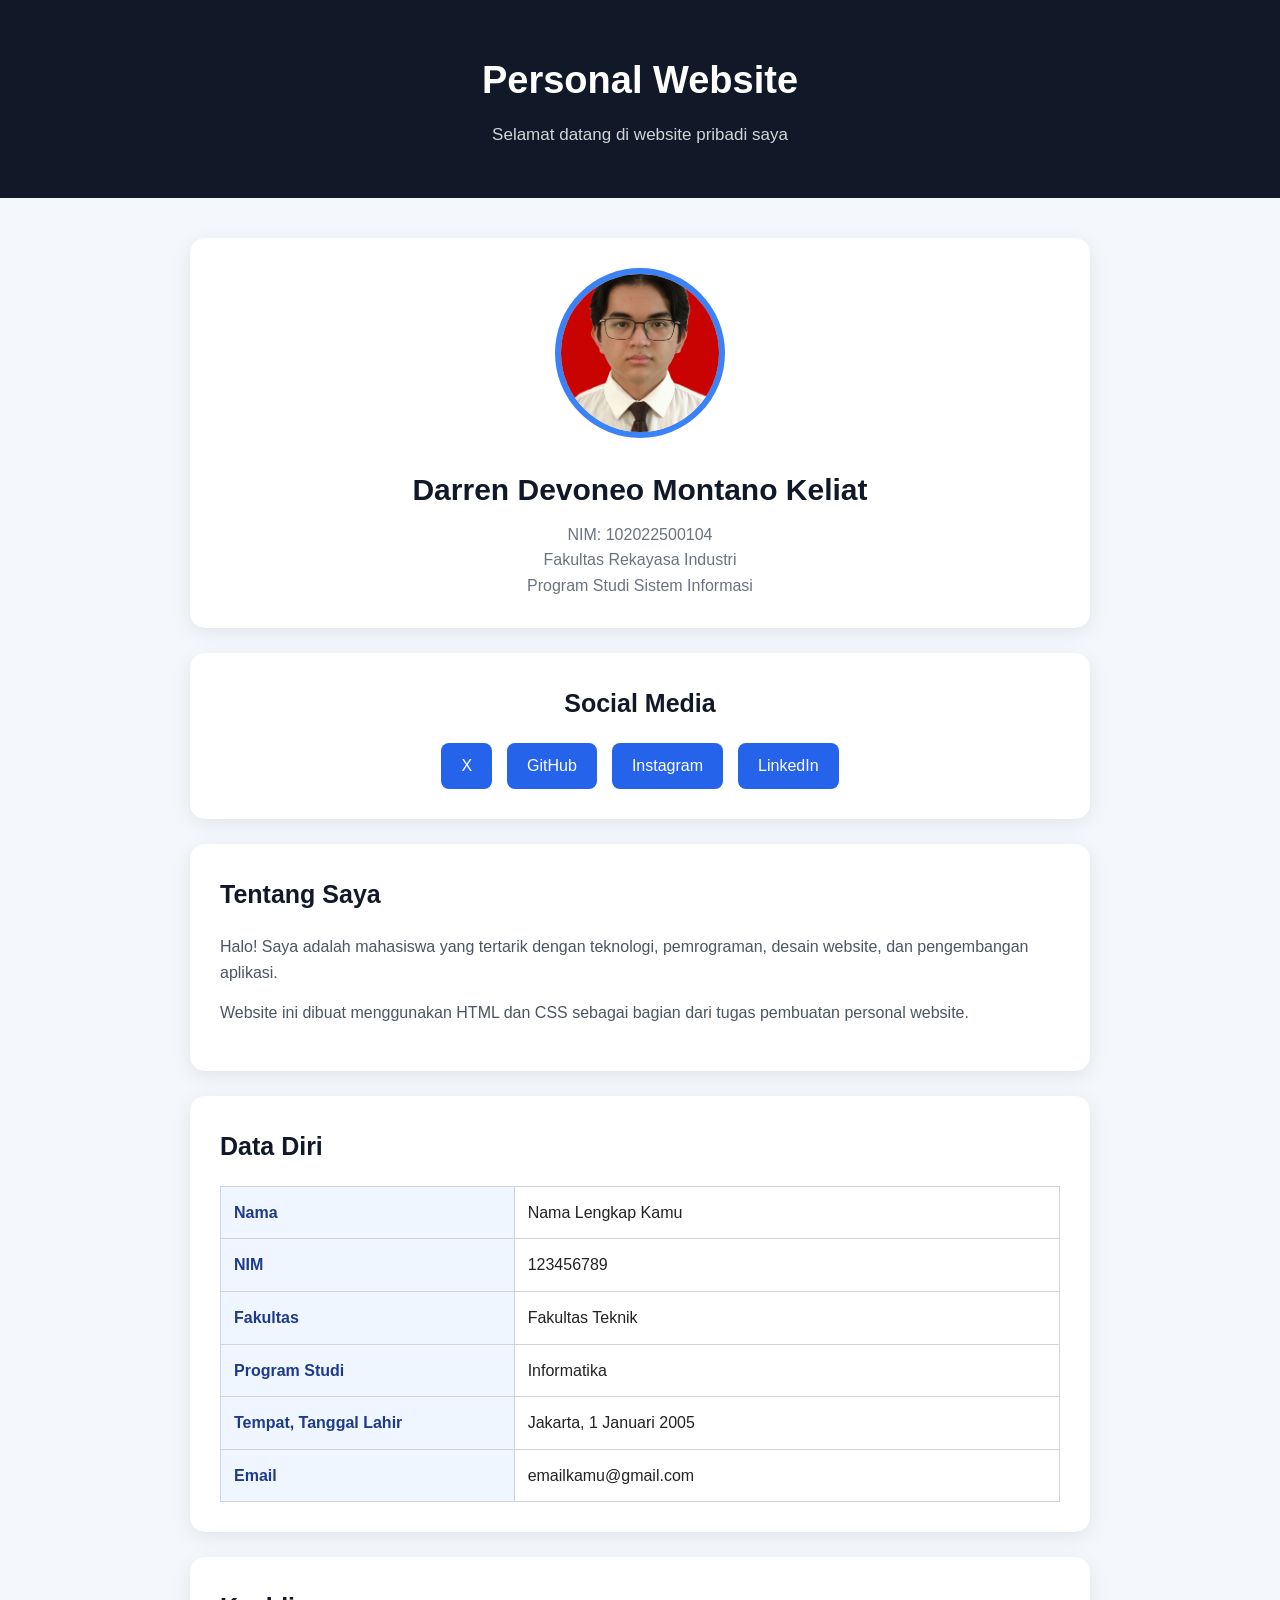
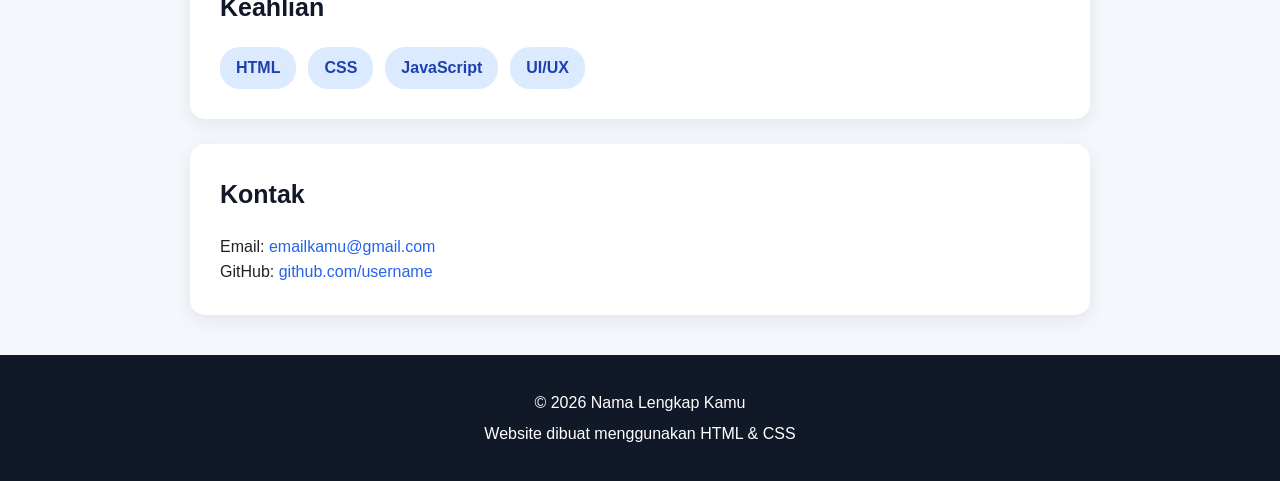
<file: Tugas PAW week 2/index.html>
<!DOCTYPE html>
<html lang="id">
<head>
    <meta charset="UTF-8">

    <!-- Agar website responsive di HP -->
    <meta name="viewport" content="width=device-width, initial-scale=1.0">

    <!-- Judul website -->
    <title>Personal Website - Darren Devoneo Montano Keliat</title>

    <!-- Favicon -->
    <link rel="icon" type="image/png" href="images/favicon.png">

    <!-- Menghubungkan HTML dengan CSS -->
    <link rel="stylesheet" href="style.css">
</head>

<body>

    <!-- HEADER -->
    <header>
        <h1>Personal Website</h1>
        <p>Selamat datang di website pribadi saya</p>
    </header>


    <!-- PROFILE -->
    <main>

        <section class="profile">

            <!-- Foto -->
            <img
                src="images/profile.jpg"
                alt="Foto Profil"
                class="profile-img"
            >

            <!-- Nama -->
            <h2>Darren Devoneo Montano Keliat</h2>

            <!-- Data mahasiswa -->
            <p class="identity">
                NIM: 102022500104
                <br>
                Fakultas Rekayasa Industri
                <br>
                Program Studi Sistem Informasi
            </p>

        </section>


        <!-- SOSIAL MEDIA -->
        <section class="social">

            <h2>Social Media</h2>

            <div class="social-links">

                <a href="https://twitter.com/" target="_blank">
                    X
                </a>

                <a href="https://github.com/" target="_blank">
                    GitHub
                </a>

                <a href="https://instagram.com/" target="_blank">
                    Instagram
                </a>

                <a href="https://linkedin.com/" target="_blank">
                    LinkedIn
                </a>

            </div>

        </section>


        <!-- TENTANG SAYA -->
        <section class="about">

            <h2>Tentang Saya</h2>

            <p>
                Halo! Saya adalah mahasiswa yang tertarik
                dengan teknologi, pemrograman, desain website,
                dan pengembangan aplikasi.
            </p>

            <p>
                Website ini dibuat menggunakan HTML dan CSS
                sebagai bagian dari tugas pembuatan personal website.
            </p>

        </section>


        <!-- DATA DIRI -->
        <section class="biodata">

            <h2>Data Diri</h2>

            <table>

                <tr>
                    <th>Nama</th>
                    <td>Nama Lengkap Kamu</td>
                </tr>

                <tr>
                    <th>NIM</th>
                    <td>123456789</td>
                </tr>

                <tr>
                    <th>Fakultas</th>
                    <td>Fakultas Teknik</td>
                </tr>

                <tr>
                    <th>Program Studi</th>
                    <td>Informatika</td>
                </tr>

                <tr>
                    <th>Tempat, Tanggal Lahir</th>
                    <td>Jakarta, 1 Januari 2005</td>
                </tr>

                <tr>
                    <th>Email</th>
                    <td>emailkamu@gmail.com</td>
                </tr>

            </table>

        </section>


        <!-- KEAHLIAN -->
        <section class="skills">

            <h2>Keahlian</h2>

            <div class="skill-list">

                <span>HTML</span>
                <span>CSS</span>
                <span>JavaScript</span>
                <span>UI/UX</span>

            </div>

        </section>


        <!-- KONTAK -->
        <section class="contact">

            <h2>Kontak</h2>

            <p>
                Email:
                <a href="mailto:emailkamu@gmail.com">
                    emailkamu@gmail.com
                </a>
            </p>

            <p>
                GitHub:
                <a
                    href="https://github.com/username"
                    target="_blank"
                >
                    github.com/username
                </a>
            </p>

        </section>

    </main>


    <!-- FOOTER -->
    <footer>

        <p>
            &copy; 2026 Nama Lengkap Kamu
        </p>

        <p>
            Website dibuat menggunakan HTML & CSS
        </p>

    </footer>

</body>
</html>
</file>
<file: Tugas PAW week 2/style.css>
/* =========================
   RESET
========================= */

* {
    margin: 0;
    padding: 0;
    box-sizing: border-box;
}


/* =========================
   BODY
========================= */

body {
    font-family: Arial, Helvetica, sans-serif;

    background-color: #f4f7fb;

    color: #222;

    line-height: 1.6;
}


/* =========================
   HEADER
========================= */

header {
    background-color: #111827;

    color: white;

    text-align: center;

    padding: 50px 20px;
}

header h1 {
    font-size: 38px;

    margin-bottom: 10px;
}

header p {
    color: #d1d5db;

    font-size: 17px;
}


/* =========================
   MAIN
========================= */

main {
    width: 90%;

    max-width: 900px;

    margin: 40px auto;
}


/* =========================
   SECTION
========================= */

section {
    background-color: white;

    padding: 30px;

    margin-bottom: 25px;

    border-radius: 15px;

    box-shadow: 0 5px 20px rgba(0, 0, 0, 0.08);
}

section h2 {
    color: #111827;

    margin-bottom: 20px;

    font-size: 25px;
}


/* =========================
   PROFILE
========================= */

.profile {
    text-align: center;
}

.profile-img {
    width: 170px;

    height: 170px;

    object-fit: cover;

    border-radius: 50%;

    border: 6px solid #3b82f6;

    margin-bottom: 20px;
}

.profile h2 {
    font-size: 30px;

    margin-bottom: 8px;
}

.identity {
    color: #6b7280;

    font-size: 16px;
}


/* =========================
   SOCIAL MEDIA
========================= */

.social {
    text-align: center;
}

.social-links {
    display: flex;

    justify-content: center;

    gap: 15px;

    flex-wrap: wrap;
}

.social-links a {
    text-decoration: none;

    background-color: #2563eb;

    color: white;

    padding: 10px 20px;

    border-radius: 8px;

    transition: 0.3s;
}

.social-links a:hover {
    background-color: #1d4ed8;

    transform: translateY(-3px);
}


/* =========================
   ABOUT
========================= */

.about p {
    margin-bottom: 15px;

    color: #4b5563;
}


/* =========================
   TABLE
========================= */

table {
    width: 100%;

    border-collapse: collapse;
}

th,
td {
    border: 1px solid #d1d5db;

    padding: 13px;

    text-align: left;
}

th {
    width: 35%;

    background-color: #eff6ff;

    color: #1e3a8a;
}

td {
    background-color: white;
}


/* =========================
   SKILLS
========================= */

.skill-list {
    display: flex;

    gap: 12px;

    flex-wrap: wrap;
}

.skill-list span {
    background-color: #dbeafe;

    color: #1e40af;

    padding: 8px 16px;

    border-radius: 20px;

    font-weight: bold;
}


/* =========================
   CONTACT
========================= */

.contact a {
    color: #2563eb;

    text-decoration: none;
}

.contact a:hover {
    text-decoration: underline;
}


/* =========================
   FOOTER
========================= */

footer {
    background-color: #111827;

    color: white;

    text-align: center;

    padding: 30px 20px;

    margin-top: 40px;
}

footer p {
    margin: 5px;
}


/* =========================
   RESPONSIVE
========================= */

@media (max-width: 600px) {

    header h1 {
        font-size: 30px;
    }

    main {
        width: 94%;
    }

    section {
        padding: 22px;
    }

    .profile-img {
        width: 140px;

        height: 140px;
    }

    table {
        font-size: 14px;
    }

    th,
    td {
        padding: 9px;
    }

}
</file>
